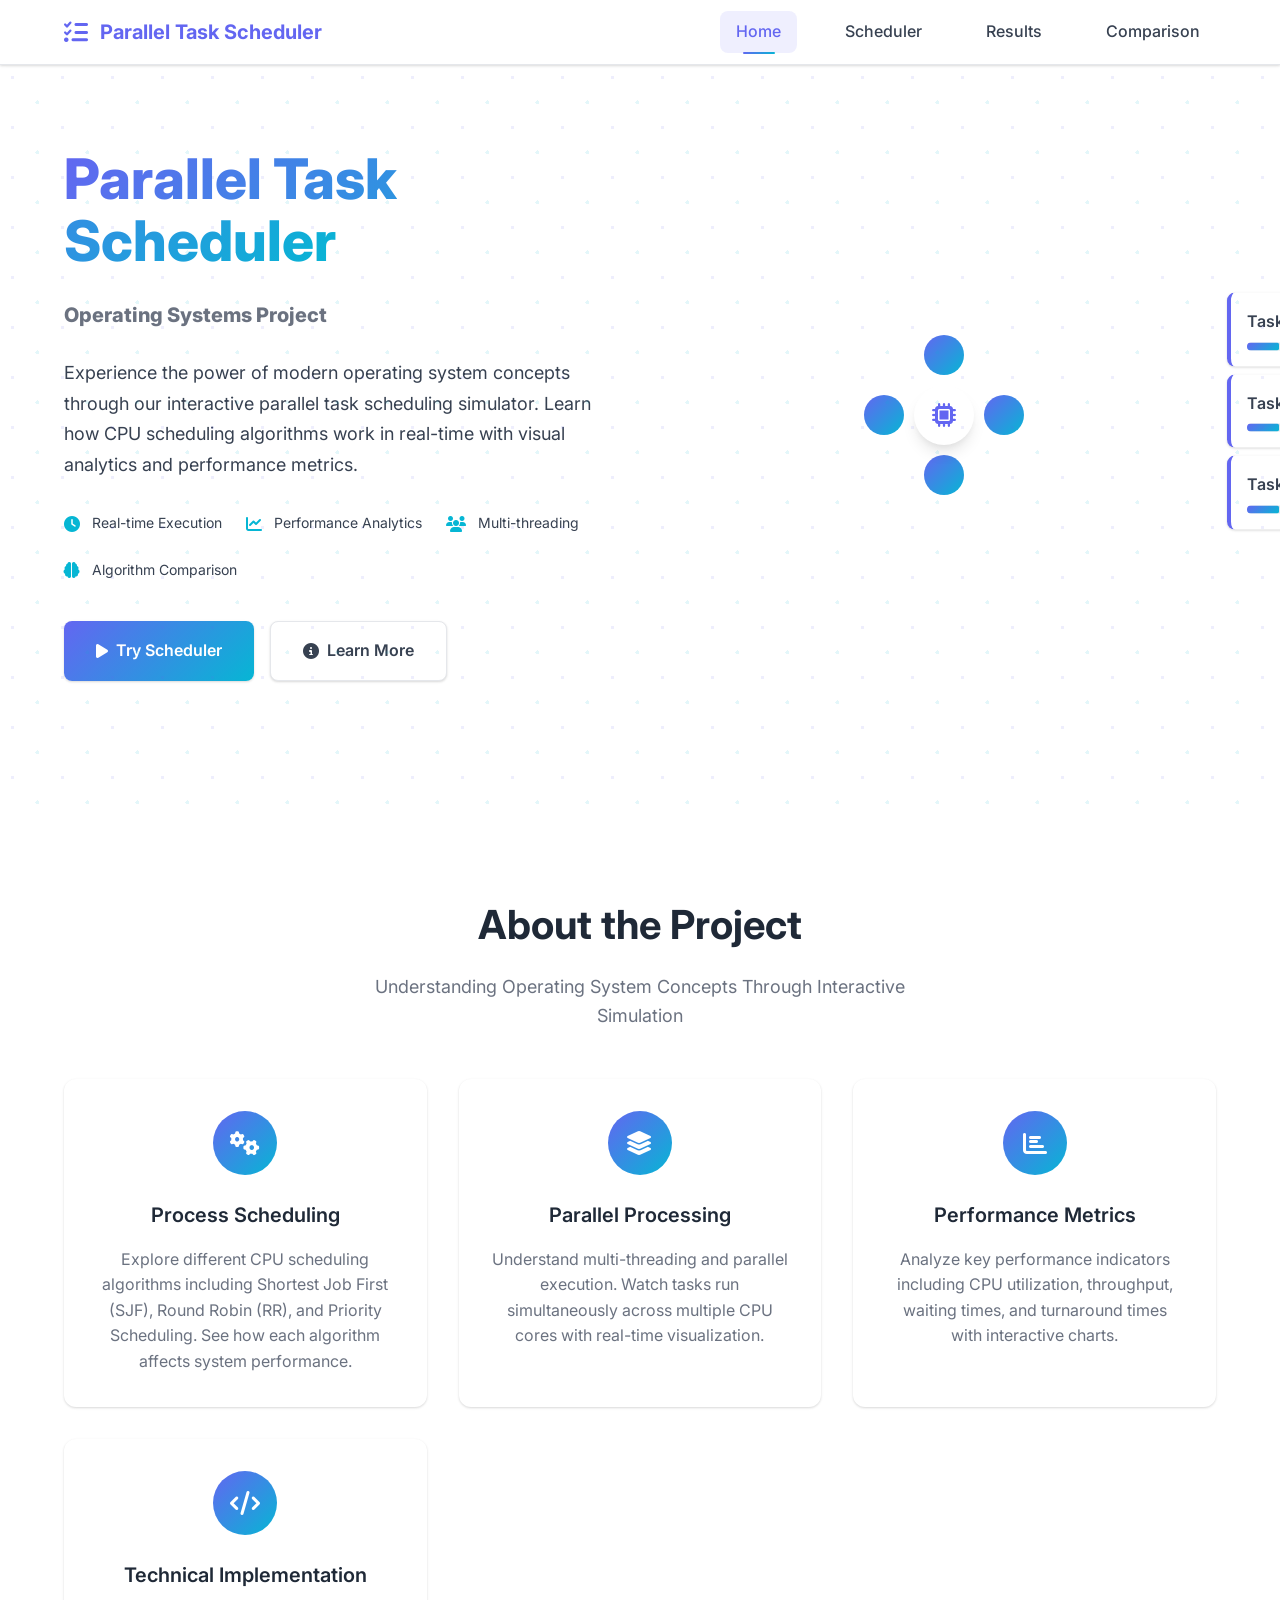
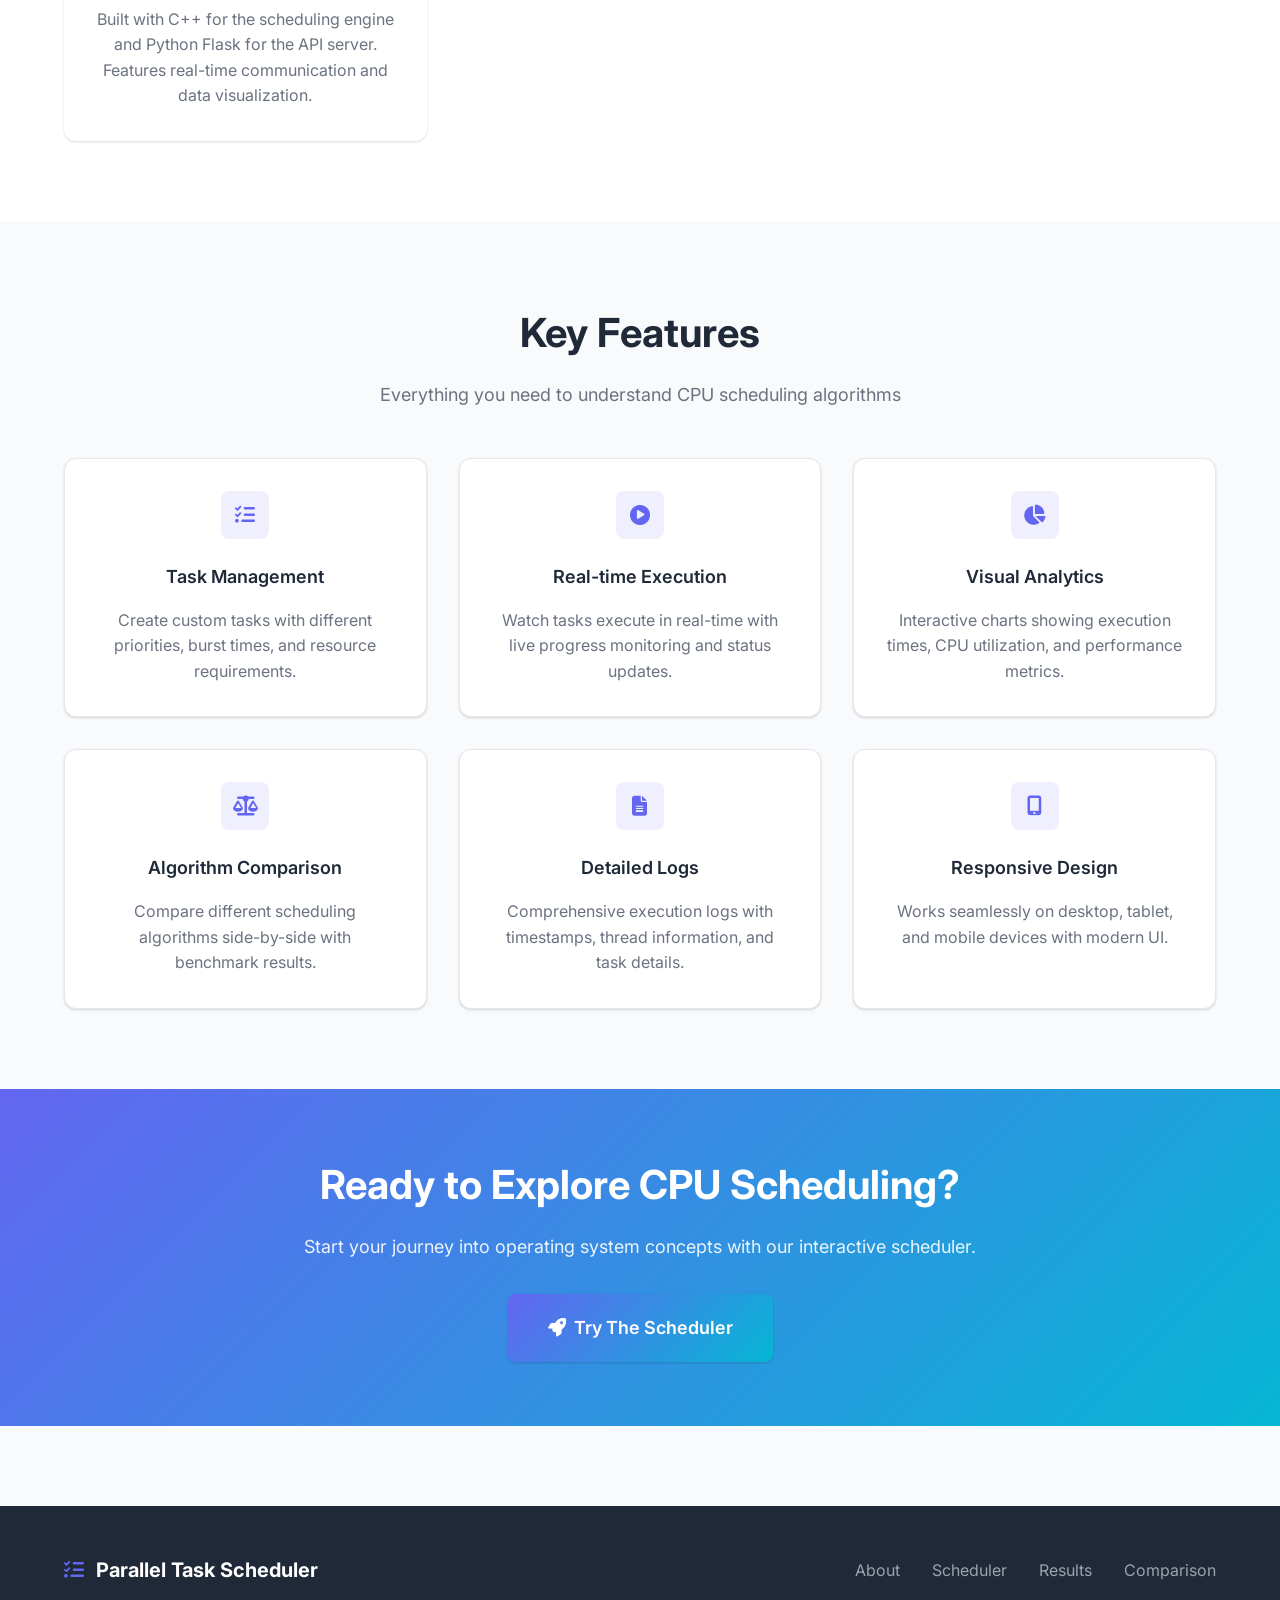
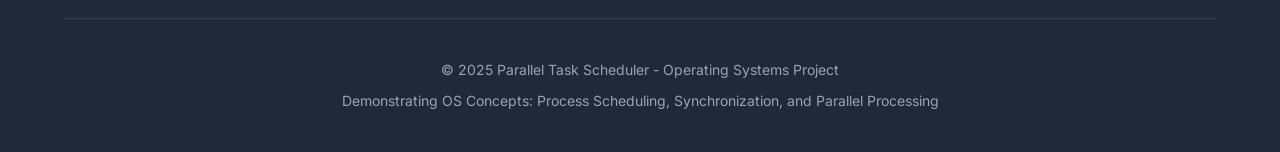
<file: frontend/index.html>
<!DOCTYPE html>
<html lang="en">
<head>
    <meta charset="UTF-8">
    <meta name="viewport" content="width=device-width, initial-scale=1.0">
    <title>Parallel Task Scheduler - OS Project</title>
    <link rel="stylesheet" href="css/styles.css">
    <link rel="stylesheet" href="https://cdnjs.cloudflare.com/ajax/libs/font-awesome/6.4.0/css/all.min.css">
    <link href="https://fonts.googleapis.com/css2?family=Inter:wght@300;400;500;600;700&display=swap" rel="stylesheet">
</head>
<body>
    <!-- Navigation -->
    <nav class="navbar">
        <div class="nav-container">
            <div class="nav-logo">
                <i class="fas fa-tasks"></i>
                <span>Parallel Task Scheduler</span>
            </div>
            <div class="nav-links">
                <a href="index.html" class="nav-link active">Home</a>
                <a href="scheduler.html" class="nav-link">Scheduler</a>
                <a href="results.html" class="nav-link">Results</a>
                <a href="comparison.html" class="nav-link">Comparison</a>
            </div>
        </div>
    </nav>

    <!-- Hero Section -->
    <section class="hero">
        <div class="hero-container">
            <div class="hero-content">
                <div class="hero-text">
                    <h1 class="hero-title">
                        <span class="gradient-text">Parallel Task Scheduler</span>
                        <br>
                        <span class="hero-subtitle">Operating Systems Project</span>
                    </h1>
                    <p class="hero-description">
                        Experience the power of modern operating system concepts through our interactive parallel task scheduling simulator.
                        Learn how CPU scheduling algorithms work in real-time with visual analytics and performance metrics.
                    </p>
                    <div class="hero-features">
                        <div class="feature-item">
                            <i class="fas fa-clock"></i>
                            <span>Real-time Execution</span>
                        </div>
                        <div class="feature-item">
                            <i class="fas fa-chart-line"></i>
                            <span>Performance Analytics</span>
                        </div>
                        <div class="feature-item">
                            <i class="fas fa-users"></i>
                            <span>Multi-threading</span>
                        </div>
                        <div class="feature-item">
                            <i class="fas fa-brain"></i>
                            <span>Algorithm Comparison</span>
                        </div>
                    </div>
                    <div class="hero-buttons">
                        <a href="scheduler.html" class="btn btn-primary btn-large">
                            <i class="fas fa-play"></i>
                            Try Scheduler
                        </a>
                        <a href="#about" class="btn btn-secondary btn-large">
                            <i class="fas fa-info-circle"></i>
                            Learn More
                        </a>
                    </div>
                </div>
                <div class="hero-visual">
                    <div class="visual-container">
                        <div class="cpu-visual">
                            <div class="cpu-core core-1"></div>
                            <div class="cpu-core core-2"></div>
                            <div class="cpu-core core-3"></div>
                            <div class="cpu-core core-4"></div>
                            <div class="cpu-center">
                                <i class="fas fa-microchip"></i>
                            </div>
                        </div>
                        <div class="task-queue">
                            <div class="queue-item task-1">
                                <span>Task A</span>
                                <div class="progress-bar"></div>
                            </div>
                            <div class="queue-item task-2">
                                <span>Task B</span>
                                <div class="progress-bar"></div>
                            </div>
                            <div class="queue-item task-3">
                                <span>Task C</span>
                                <div class="progress-bar"></div>
                            </div>
                        </div>
                    </div>
                </div>
            </div>
        </div>
        <div class="hero-bg-pattern"></div>
    </section>

    <!-- About Section -->
    <section id="about" class="about">
        <div class="container">
            <div class="section-header">
                <h2>About the Project</h2>
                <p>Understanding Operating System Concepts Through Interactive Simulation</p>
            </div>

            <div class="about-grid">
                <div class="about-card">
                    <div class="card-icon">
                        <i class="fas fa-cogs"></i>
                    </div>
                    <h3>Process Scheduling</h3>
                    <p>
                        Explore different CPU scheduling algorithms including Shortest Job First (SJF),
                        Round Robin (RR), and Priority Scheduling. See how each algorithm affects system performance.
                    </p>
                </div>

                <div class="about-card">
                    <div class="card-icon">
                        <i class="fas fa-layer-group"></i>
                    </div>
                    <h3>Parallel Processing</h3>
                    <p>
                        Understand multi-threading and parallel execution. Watch tasks run simultaneously
                        across multiple CPU cores with real-time visualization.
                    </p>
                </div>

                <div class="about-card">
                    <div class="card-icon">
                        <i class="fas fa-chart-bar"></i>
                    </div>
                    <h3>Performance Metrics</h3>
                    <p>
                        Analyze key performance indicators including CPU utilization, throughput,
                        waiting times, and turnaround times with interactive charts.
                    </p>
                </div>

                <div class="about-card">
                    <div class="card-icon">
                        <i class="fas fa-code"></i>
                    </div>
                    <h3>Technical Implementation</h3>
                    <p>
                        Built with C++ for the scheduling engine and Python Flask for the API server.
                        Features real-time communication and data visualization.
                    </p>
                </div>
            </div>
        </div>
    </section>

    <!-- Features Section -->
    <section class="features">
        <div class="container">
            <div class="section-header">
                <h2>Key Features</h2>
                <p>Everything you need to understand CPU scheduling algorithms</p>
            </div>

            <div class="features-grid">
                <div class="feature-card">
                    <div class="feature-icon">
                        <i class="fas fa-tasks"></i>
                    </div>
                    <h3>Task Management</h3>
                    <p>Create custom tasks with different priorities, burst times, and resource requirements.</p>
                </div>

                <div class="feature-card">
                    <div class="feature-icon">
                        <i class="fas fa-play-circle"></i>
                    </div>
                    <h3>Real-time Execution</h3>
                    <p>Watch tasks execute in real-time with live progress monitoring and status updates.</p>
                </div>

                <div class="feature-card">
                    <div class="feature-icon">
                        <i class="fas fa-chart-pie"></i>
                    </div>
                    <h3>Visual Analytics</h3>
                    <p>Interactive charts showing execution times, CPU utilization, and performance metrics.</p>
                </div>

                <div class="feature-card">
                    <div class="feature-icon">
                        <i class="fas fa-balance-scale"></i>
                    </div>
                    <h3>Algorithm Comparison</h3>
                    <p>Compare different scheduling algorithms side-by-side with benchmark results.</p>
                </div>

                <div class="feature-card">
                    <div class="feature-icon">
                        <i class="fas fa-file-alt"></i>
                    </div>
                    <h3>Detailed Logs</h3>
                    <p>Comprehensive execution logs with timestamps, thread information, and task details.</p>
                </div>

                <div class="feature-card">
                    <div class="feature-icon">
                        <i class="fas fa-mobile-alt"></i>
                    </div>
                    <h3>Responsive Design</h3>
                    <p>Works seamlessly on desktop, tablet, and mobile devices with modern UI.</p>
                </div>
            </div>
        </div>
    </section>

    <!-- CTA Section -->
    <section class="cta">
        <div class="container">
            <div class="cta-content">
                <h2>Ready to Explore CPU Scheduling?</h2>
                <p>Start your journey into operating system concepts with our interactive scheduler.</p>
                <a href="scheduler.html" class="btn btn-primary btn-xl">
                    <i class="fas fa-rocket"></i>
                    Try The Scheduler
                </a>
            </div>
        </div>
    </section>

    <!-- Footer -->
    <footer class="footer">
        <div class="container">
            <div class="footer-content">
                <div class="footer-logo">
                    <i class="fas fa-tasks"></i>
                    <span>Parallel Task Scheduler</span>
                </div>
                <div class="footer-links">
                    <a href="#about">About</a>
                    <a href="scheduler.html">Scheduler</a>
                    <a href="results.html">Results</a>
                    <a href="comparison.html">Comparison</a>
                </div>
            </div>
            <div class="footer-bottom">
                <p>&copy; 2025 Parallel Task Scheduler - Operating Systems Project</p>
                <p>Demonstrating OS Concepts: Process Scheduling, Synchronization, and Parallel Processing</p>
            </div>
        </div>
    </footer>

    <!-- Scripts -->
    <script src="js/home.js"></script>
</body>
</html>
</file>
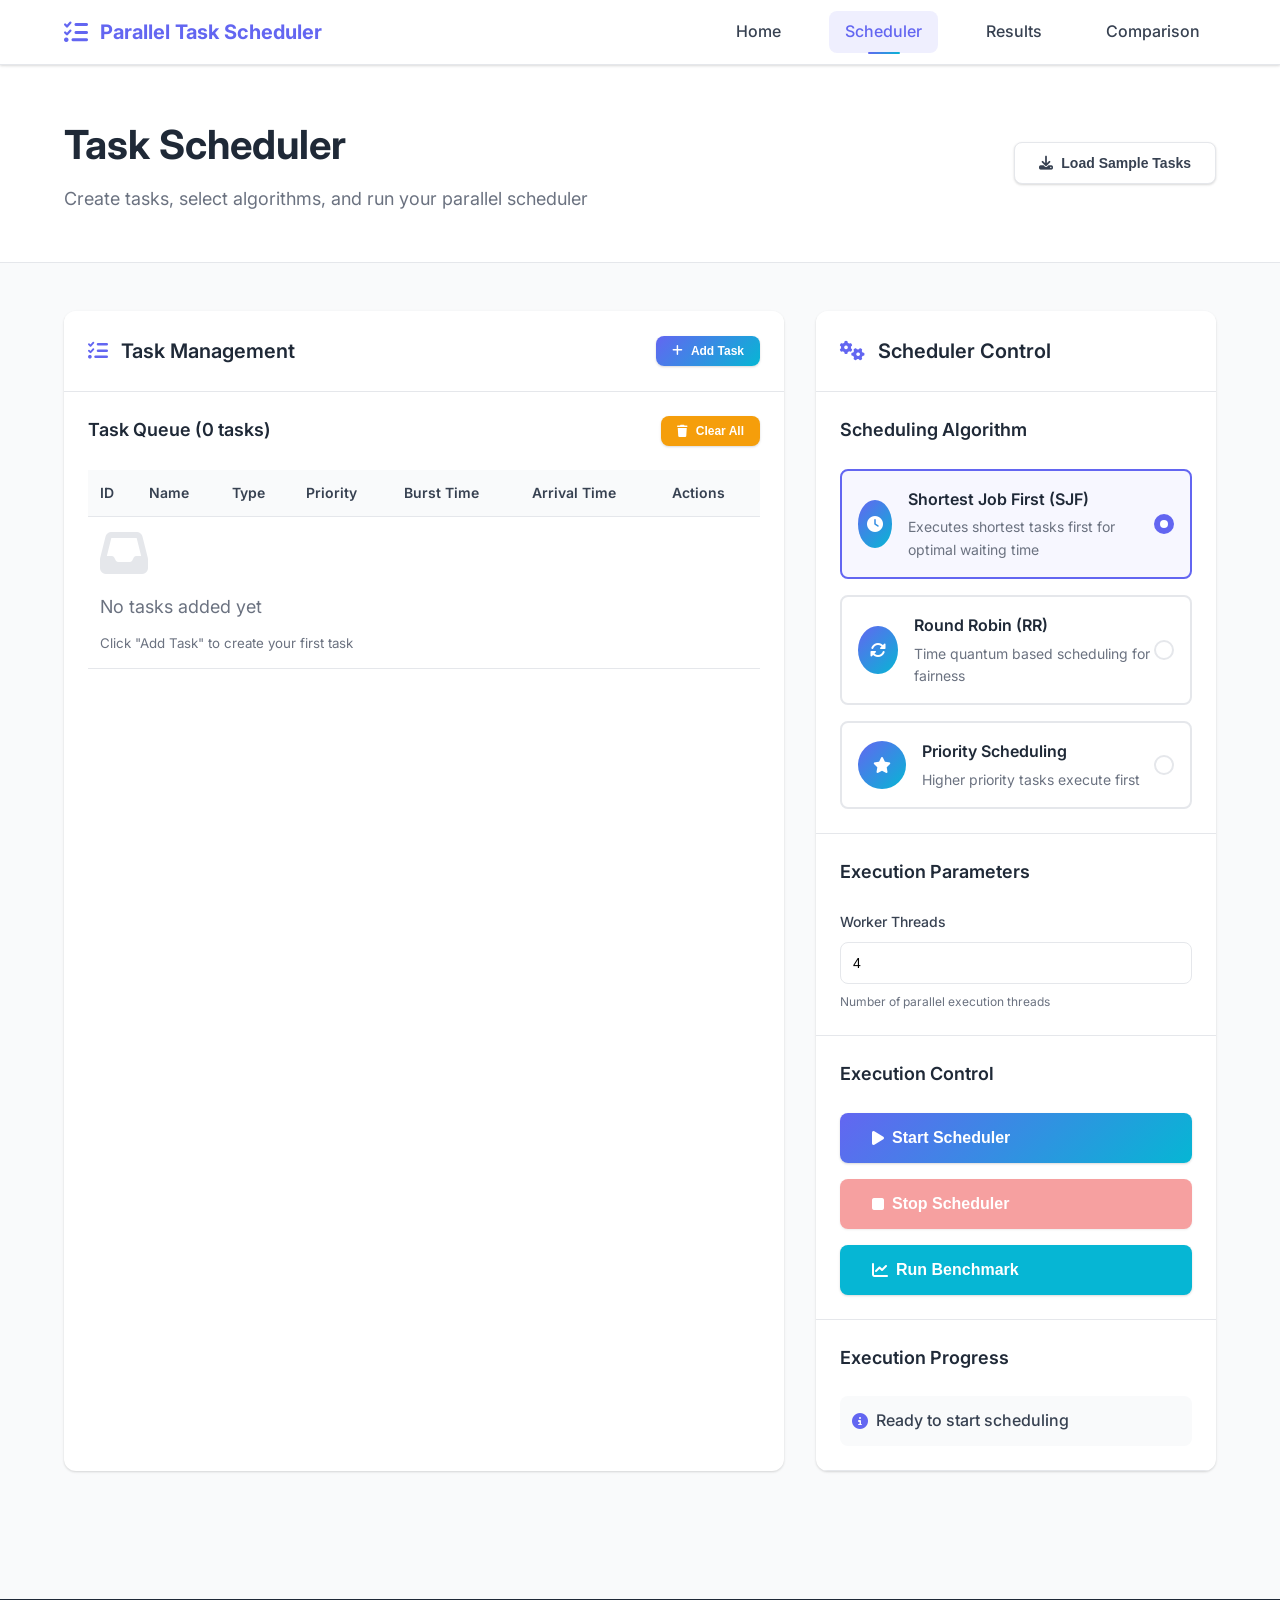
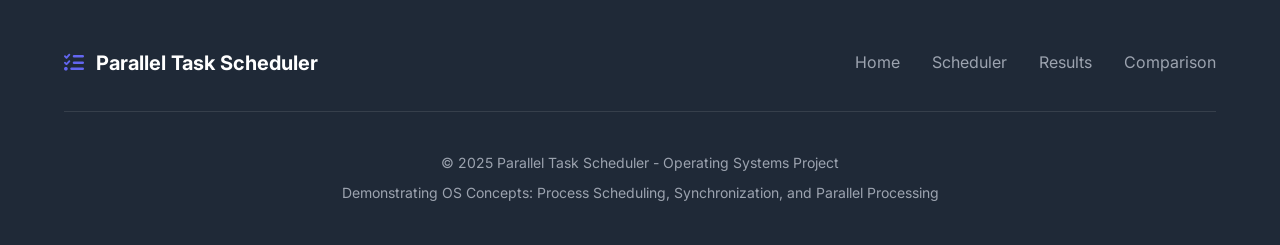
<file: frontend/scheduler.html>
<!DOCTYPE html>
<html lang="en">
<head>
    <meta charset="UTF-8">
    <meta name="viewport" content="width=device-width, initial-scale=1.0">
    <title>Task Scheduler - Parallel Task Scheduler</title>
    <link rel="stylesheet" href="css/styles.css">
    <link rel="stylesheet" href="https://cdnjs.cloudflare.com/ajax/libs/font-awesome/6.4.0/css/all.min.css">
    <link href="https://fonts.googleapis.com/css2?family=Inter:wght@300;400;500;600;700&display=swap" rel="stylesheet">
</head>
<body>
    <!-- Navigation -->
    <nav class="navbar">
        <div class="nav-container">
            <div class="nav-logo">
                <i class="fas fa-tasks"></i>
                <span>Parallel Task Scheduler</span>
            </div>
            <div class="nav-links">
                <a href="index.html" class="nav-link">Home</a>
                <a href="scheduler.html" class="nav-link active">Scheduler</a>
                <a href="results.html" class="nav-link">Results</a>
                <a href="comparison.html" class="nav-link">Comparison</a>
            </div>
        </div>
    </nav>

    <!-- Scheduler Header -->
    <section class="page-header">
        <div class="container">
            <div class="header-content">
                <div class="header-text">
                    <h1>Task Scheduler</h1>
                    <p>Create tasks, select algorithms, and run your parallel scheduler</p>
                </div>
                <div class="header-actions">
                    <button id="loadSampleBtn" class="btn btn-secondary">
                        <i class="fas fa-download"></i>
                        Load Sample Tasks
                    </button>
                </div>
            </div>
        </div>
    </section>

    <!-- Main Content -->
    <main class="main-content">
        <div class="container">
            <div class="scheduler-layout">
                <!-- Left Panel - Task Management -->
                <div class="scheduler-panel task-panel">
                    <div class="panel-header">
                        <h2><i class="fas fa-tasks"></i> Task Management</h2>
                        <button id="addTaskBtn" class="btn btn-primary btn-sm">
                            <i class="fas fa-plus"></i>
                            Add Task
                        </button>
                    </div>

                    <!-- Task Form -->
                    <div class="task-form-container" id="taskFormContainer" style="display: none;">
                        <div class="form-card">
                            <h3>Add New Task</h3>
                            <form id="taskForm">
                                <div class="form-grid">
                                    <div class="form-group">
                                        <label for="taskName">Task Name</label>
                                        <input type="text" id="taskName" class="input-field" placeholder="e.g., Matrix Multiplication" required>
                                    </div>
                                    <div class="form-group">
                                        <label for="taskType">Task Type</label>
                                        <select id="taskType" class="input-field">
                                            <option value="matrix">Matrix Multiplication</option>
                                            <option value="sort">Sorting</option>
                                            <option value="file">File Processing</option>
                                            <option value="compute">Computation</option>
                                        </select>
                                    </div>
                                    <div class="form-group">
                                        <label for="taskPriority">Priority (1-5)</label>
                                        <input type="number" id="taskPriority" class="input-field" value="3" min="1" max="5">
                                    </div>
                                    <div class="form-group">
                                        <label for="taskBurstTime">Burst Time (ms)</label>
                                        <input type="number" id="taskBurstTime" class="input-field" value="100" min="10" max="10000">
                                    </div>
                                    <div class="form-group">
                                        <label for="taskArrivalTime">Arrival Time (ms)</label>
                                        <input type="number" id="taskArrivalTime" class="input-field" value="0" min="0" max="10000">
                                    </div>
                                    <div class="form-group">
                                        <label for="taskDataSize">Data Size</label>
                                        <input type="number" id="taskDataSize" class="input-field" value="1000" min="10" max="100000">
                                    </div>
                                </div>
                                <div class="form-actions">
                                    <button type="submit" class="btn btn-primary">
                                        <i class="fas fa-save"></i>
                                        Save Task
                                    </button>
                                    <button type="button" id="cancelTaskBtn" class="btn btn-secondary">
                                        <i class="fas fa-times"></i>
                                        Cancel
                                    </button>
                                </div>
                            </form>
                        </div>
                    </div>

                    <!-- Task List -->
                    <div class="task-list-container">
                        <div class="task-list-header">
                            <h3>Task Queue (<span id="taskCount">0</span> tasks)</h3>
                            <button id="clearTasksBtn" class="btn btn-warning btn-sm">
                                <i class="fas fa-trash"></i>
                                Clear All
                            </button>
                        </div>
                        <div class="table-container">
                            <table class="task-table" id="taskTable">
                                <thead>
                                    <tr>
                                        <th>ID</th>
                                        <th>Name</th>
                                        <th>Type</th>
                                        <th>Priority</th>
                                        <th>Burst Time</th>
                                        <th>Arrival Time</th>
                                        <th>Actions</th>
                                    </tr>
                                </thead>
                                <tbody id="taskTableBody">
                                    <tr>
                                        <td colspan="7" class="empty-state">
                                            <i class="fas fa-inbox"></i>
                                            <p>No tasks added yet</p>
                                            <small>Click "Add Task" to create your first task</small>
                                        </td>
                                    </tr>
                                </tbody>
                            </table>
                        </div>
                    </div>
                </div>

                <!-- Right Panel - Scheduler Control -->
                <div class="scheduler-panel control-panel">
                    <div class="panel-header">
                        <h2><i class="fas fa-cogs"></i> Scheduler Control</h2>
                    </div>

                    <!-- Algorithm Selection -->
                    <div class="control-section">
                        <h3>Scheduling Algorithm</h3>
                        <div class="algorithm-selector">
                            <div class="algorithm-option" data-algorithm="sjf">
                                <div class="algorithm-icon">
                                    <i class="fas fa-clock"></i>
                                </div>
                                <div class="algorithm-info">
                                    <h4>Shortest Job First (SJF)</h4>
                                    <p>Executes shortest tasks first for optimal waiting time</p>
                                </div>
                                <div class="algorithm-radio">
                                    <input type="radio" id="sjf" name="algorithm" value="sjf" checked>
                                    <label for="sjf"></label>
                                </div>
                            </div>
                            <div class="algorithm-option" data-algorithm="rr">
                                <div class="algorithm-icon">
                                    <i class="fas fa-sync-alt"></i>
                                </div>
                                <div class="algorithm-info">
                                    <h4>Round Robin (RR)</h4>
                                    <p>Time quantum based scheduling for fairness</p>
                                </div>
                                <div class="algorithm-radio">
                                    <input type="radio" id="rr" name="algorithm" value="rr">
                                    <label for="rr"></label>
                                </div>
                            </div>
                            <div class="algorithm-option" data-algorithm="priority">
                                <div class="algorithm-icon">
                                    <i class="fas fa-star"></i>
                                </div>
                                <div class="algorithm-info">
                                    <h4>Priority Scheduling</h4>
                                    <p>Higher priority tasks execute first</p>
                                </div>
                                <div class="algorithm-radio">
                                    <input type="radio" id="priority" name="algorithm" value="priority">
                                    <label for="priority"></label>
                                </div>
                            </div>
                        </div>
                    </div>

                    <!-- Execution Parameters -->
                    <div class="control-section">
                        <h3>Execution Parameters</h3>
                        <div class="parameter-grid">
                            <div class="form-group">
                                <label for="numThreads">Worker Threads</label>
                                <input type="number" id="numThreads" class="input-field" value="4" min="1" max="16">
                                <small>Number of parallel execution threads</small>
                            </div>
                            <div class="form-group" id="quantumGroup" style="display: none;">
                                <label for="timeQuantum">Time Quantum (ms)</label>
                                <input type="number" id="timeQuantum" class="input-field" value="100" min="10" max="1000">
                                <small>Time slice for Round Robin scheduling</small>
                            </div>
                        </div>
                    </div>

                    <!-- Execution Control -->
                    <div class="control-section">
                        <h3>Execution Control</h3>
                        <div class="execution-controls">
                            <button id="startBtn" class="btn btn-primary btn-large">
                                <i class="fas fa-play"></i>
                                Start Scheduler
                            </button>
                            <button id="stopBtn" class="btn btn-danger btn-large" disabled>
                                <i class="fas fa-stop"></i>
                                Stop Scheduler
                            </button>
                            <button id="benchmarkBtn" class="btn btn-info btn-large">
                                <i class="fas fa-chart-line"></i>
                                Run Benchmark
                            </button>
                        </div>
                    </div>

                    <!-- Progress Monitor -->
                    <div class="control-section">
                        <h3>Execution Progress</h3>
                        <div class="progress-monitor" id="progressContainer" style="display: none;">
                            <div class="progress-info">
                                <span class="progress-label">Progress:</span>
                                <span class="progress-value" id="progressText">0%</span>
                            </div>
                            <div class="progress-bar">
                                <div class="progress-fill" id="progressFill"></div>
                            </div>
                        </div>
                        <div class="execution-status" id="executionStatus">
                            <i class="fas fa-info-circle"></i>
                            <span>Ready to start scheduling</span>
                        </div>
                    </div>

                    <!-- Results Actions -->
                    <div class="control-section" id="resultsSection" style="display: none;">
                        <h3>Execution Complete!</h3>
                        <p>Your scheduler has finished executing all tasks. View the results below:</p>
                        <div class="results-actions">
                            <a href="results.html?tab=performance" class="btn btn-success">
                                <i class="fas fa-chart-bar"></i>
                                View Performance
                            </a>
                            <a href="results.html?tab=logs" class="btn btn-info">
                                <i class="fas fa-file-alt"></i>
                                View Logs
                            </a>
                        </div>
                    </div>
                </div>
            </div>
        </div>
    </main>

    <!-- Footer -->
    <footer class="footer">
        <div class="container">
            <div class="footer-content">
                <div class="footer-logo">
                    <i class="fas fa-tasks"></i>
                    <span>Parallel Task Scheduler</span>
                </div>
                <div class="footer-links">
                    <a href="index.html">Home</a>
                    <a href="scheduler.html">Scheduler</a>
                    <a href="results.html">Results</a>
                    <a href="comparison.html">Comparison</a>
                </div>
               
            </div>
            <div class="footer-bottom">
                <p>&copy; 2025 Parallel Task Scheduler - Operating Systems Project</p>
                <p>Demonstrating OS Concepts: Process Scheduling, Synchronization, and Parallel Processing</p>
            </div>
        </div>
    </footer>

    <!-- Scripts -->
    <script src="js/scheduler.js"></script>
</body>
</html>
</file>
<file: frontend/css/styles.css>
/* Modern CSS Reset and Base Styles */
* {
    margin: 0;
    padding: 0;
    box-sizing: border-box;
}

:root {
    --primary-color: #6366f1;
    --primary-dark: #4f46e5;
    --primary-light: #a5b4fc;
    --secondary-color: #06b6d4;
    --secondary-dark: #0891b2;
    --accent-color: #f59e0b;
    --success-color: #10b981;
    --warning-color: #f59e0b;
    --danger-color: #ef4444;
    --dark-color: #1f2937;
    --darker-color: #111827;
    --light-color: #f9fafb;
    --lighter-color: #ffffff;
    --text-color: #374151;
    --text-light: #6b7280;
    --border-color: #e5e7eb;
    --shadow-sm: 0 1px 2px 0 rgba(0, 0, 0, 0.05);
    --shadow: 0 1px 3px 0 rgba(0, 0, 0, 0.1), 0 1px 2px 0 rgba(0, 0, 0, 0.06);
    --shadow-lg: 0 10px 15px -3px rgba(0, 0, 0, 0.1), 0 4px 6px -2px rgba(0, 0, 0, 0.05);
    --shadow-xl: 0 20px 25px -5px rgba(0, 0, 0, 0.1), 0 10px 10px -5px rgba(0, 0, 0, 0.04);
    --gradient-primary: linear-gradient(135deg, var(--primary-color), var(--secondary-color));
    --gradient-dark: linear-gradient(135deg, var(--dark-color), var(--darker-color));
    --radius-sm: 0.375rem;
    --radius: 0.5rem;
    --radius-lg: 0.75rem;
    --radius-xl: 1rem;
    --transition: all 0.3s cubic-bezier(0.4, 0, 0.2, 1);
}

body {
    font-family: 'Inter', -apple-system, BlinkMacSystemFont, 'Segoe UI', Roboto, sans-serif;
    background: var(--light-color);
    color: var(--text-color);
    line-height: 1.6;
    font-size: 16px;
    overflow-x: hidden;
}

.container {
    max-width: 1200px;
    margin: 0 auto;
    padding: 0 1.5rem;
}

/* Navigation */
.navbar {
    background: var(--lighter-color);
    backdrop-filter: blur(10px);
    border-bottom: 1px solid var(--border-color);
    position: sticky;
    top: 0;
    z-index: 1000;
    box-shadow: var(--shadow);
}

.nav-container {
    max-width: 1200px;
    margin: 0 auto;
    padding: 0 1.5rem;
    display: flex;
    justify-content: space-between;
    align-items: center;
    height: 4rem;
}

.nav-logo {
    display: flex;
    align-items: center;
    gap: 0.75rem;
    font-weight: 700;
    font-size: 1.25rem;
    color: var(--primary-color);
}

.nav-logo i {
    font-size: 1.5rem;
    color: var(--primary-color);
}

.nav-links {
    display: flex;
    gap: 2rem;
}

.nav-link {
    color: var(--text-color);
    text-decoration: none;
    font-weight: 500;
    padding: 0.5rem 1rem;
    border-radius: var(--radius);
    transition: var(--transition);
    position: relative;
}

.nav-link:hover {
    color: var(--primary-color);
    background: rgba(99, 102, 241, 0.1);
}

.nav-link.active {
    color: var(--primary-color);
    background: rgba(99, 102, 241, 0.1);
}

.nav-link.active::after {
    content: '';
    position: absolute;
    bottom: -1px;
    left: 50%;
    transform: translateX(-50%);
    width: 2rem;
    height: 2px;
    background: var(--gradient-primary);
    border-radius: 1px;
}

/* Hero Section */
.hero {
    background: white;
    color: var(--text-color);
    padding: 5rem 0 8rem;
    position: relative;
    overflow: hidden;
}

.hero-container {
    max-width: 1200px;
    margin: 0 auto;
    padding: 0 1.5rem;
}

.hero-content {
    display: grid;
    grid-template-columns: 1fr 1fr;
    gap: 4rem;
    align-items: center;
    min-height: 60vh;
}

.hero-text {
    animation: slideInLeft 1s ease-out;
}

.hero-title {
    font-size: 3.5rem;
    font-weight: 800;
    line-height: 1.1;
    margin-bottom: 1.5rem;
}

.gradient-text {
    background: var(--gradient-primary);
    -webkit-background-clip: text;
    -webkit-text-fill-color: transparent;
    background-clip: text;
}

.hero-subtitle {
    font-size: 1.25rem;
    color: var(--text-light);
    margin-bottom: 1rem;
}

.hero-description {
    font-size: 1.125rem;
    color: var(--text-color);
    margin-bottom: 2rem;
    line-height: 1.7;
}

.hero-features {
    display: flex;
    flex-wrap: wrap;
    gap: 1.5rem;
    margin-bottom: 2.5rem;
}

.feature-item {
    display: flex;
    align-items: center;
    gap: 0.75rem;
    font-size: 0.875rem;
    color: var(--text-color);
}

.feature-item i {
    color: var(--secondary-color);
    font-size: 1rem;
}

.hero-buttons {
    display: flex;
    gap: 1rem;
    flex-wrap: wrap;
}

.hero-visual {
    animation: slideInRight 1s ease-out;
    position: relative;
}

.visual-container {
    position: relative;
    height: 400px;
    display: flex;
    align-items: center;
    justify-content: center;
}

.cpu-visual {
    position: relative;
    width: 200px;
    height: 200px;
}

.cpu-core {
    position: absolute;
    width: 40px;
    height: 40px;
    border-radius: 50%;
    background: var(--gradient-primary);
    animation: pulse 2s infinite;
}

.cpu-core.core-1 { top: 20px; left: 80px; animation-delay: 0s; }
.cpu-core.core-2 { top: 80px; right: 20px; animation-delay: 0.5s; }
.cpu-core.core-3 { bottom: 20px; left: 80px; animation-delay: 1s; }
.cpu-core.core-4 { top: 80px; left: 20px; animation-delay: 1.5s; }

.cpu-center {
    position: absolute;
    top: 50%;
    left: 50%;
    transform: translate(-50%, -50%);
    width: 60px;
    height: 60px;
    background: var(--lighter-color);
    border-radius: 50%;
    display: flex;
    align-items: center;
    justify-content: center;
    font-size: 1.5rem;
    color: var(--primary-color);
    box-shadow: var(--shadow-lg);
}

.task-queue {
    position: absolute;
    right: -100px;
    top: 50%;
    transform: translateY(-50%);
}

.queue-item {
    background: var(--lighter-color);
    padding: 1rem;
    border-radius: var(--radius);
    margin-bottom: 0.5rem;
    box-shadow: var(--shadow);
    border-left: 4px solid var(--primary-color);
    animation: slideInUp 0.8s ease-out;
}

.queue-item:nth-child(1) { animation-delay: 0.2s; }
.queue-item:nth-child(2) { animation-delay: 0.4s; }
.queue-item:nth-child(3) { animation-delay: 0.6s; }

.queue-item span {
    font-weight: 600;
    color: var(--text-color);
}

.progress-bar {
    width: 100%;
    height: 4px;
    background: var(--border-color);
    border-radius: 2px;
    margin-top: 0.5rem;
    overflow: hidden;
}

.progress-bar::after {
    content: '';
    display: block;
    height: 100%;
    width: 60%;
    background: var(--gradient-primary);
    border-radius: 2px;
    animation: progress 2s ease-in-out infinite;
}

.hero-bg-pattern {
    position: absolute;
    top: 0;
    left: 0;
    right: 0;
    bottom: 0;
    opacity: 0.1;
    background-image:
        radial-gradient(circle at 25% 25%, var(--primary-color) 2px, transparent 2px),
        radial-gradient(circle at 75% 75%, var(--secondary-color) 2px, transparent 2px);
    background-size: 50px 50px;
    pointer-events: none;
}

/* Page Header */
.page-header {
    background: var(--lighter-color);
    padding: 3rem 0;
    border-bottom: 1px solid var(--border-color);
}

.header-content {
    display: flex;
    justify-content: space-between;
    align-items: center;
}

.header-text h1 {
    font-size: 2.5rem;
    font-weight: 700;
    color: var(--dark-color);
    margin-bottom: 0.5rem;
}

.header-text p {
    color: var(--text-light);
    font-size: 1.125rem;
}

.header-actions {
    display: flex;
    gap: 1rem;
}

/* Buttons */
.btn {
    display: inline-flex;
    align-items: center;
    gap: 0.5rem;
    padding: 0.75rem 1.5rem;
    border: none;
    border-radius: var(--radius);
    font-size: 0.875rem;
    font-weight: 600;
    text-decoration: none;
    cursor: pointer;
    transition: var(--transition);
    box-shadow: var(--shadow);
}

.btn:hover:not(:disabled) {
    transform: translateY(-2px);
    box-shadow: var(--shadow-lg);
}

.btn:disabled {
    opacity: 0.5;
    cursor: not-allowed;
    transform: none;
}

.btn-primary {
    background: var(--gradient-primary);
    color: white;
}

.btn-secondary {
    background: var(--lighter-color);
    color: var(--text-color);
    border: 1px solid var(--border-color);
}

.btn-success {
    background: var(--success-color);
    color: white;
}

.btn-info {
    background: var(--secondary-color);
    color: white;
}

.btn-warning {
    background: var(--warning-color);
    color: white;
}

.btn-danger {
    background: var(--danger-color);
    color: white;
}

.btn-large {
    padding: 1rem 2rem;
    font-size: 1rem;
}

.btn-xl {
    padding: 1.25rem 2.5rem;
    font-size: 1.125rem;
}

.btn-sm {
    padding: 0.5rem 1rem;
    font-size: 0.75rem;
}

/* Main Content */
.main-content {
    padding: 3rem 0;
}

/* About Section */
.about {
    padding: 5rem 0;
    background: var(--lighter-color);
}

.section-header {
    text-align: center;
    margin-bottom: 3rem;
}

.section-header h2 {
    font-size: 2.5rem;
    font-weight: 700;
    color: var(--dark-color);
    margin-bottom: 1rem;
}

.section-header p {
    font-size: 1.125rem;
    color: var(--text-light);
    max-width: 600px;
    margin: 0 auto;
}

.about-grid {
    display: grid;
    grid-template-columns: repeat(auto-fit, minmax(300px, 1fr));
    gap: 2rem;
}

.about-card {
    background: white;
    padding: 2rem;
    border-radius: var(--radius-lg);
    box-shadow: var(--shadow);
    text-align: center;
    transition: var(--transition);
}

.about-card:hover {
    transform: translateY(-5px);
    box-shadow: var(--shadow-lg);
}

.card-icon {
    width: 4rem;
    height: 4rem;
    background: var(--gradient-primary);
    border-radius: 50%;
    display: flex;
    align-items: center;
    justify-content: center;
    margin: 0 auto 1.5rem;
    font-size: 1.5rem;
    color: white;
}

.about-card h3 {
    font-size: 1.25rem;
    font-weight: 600;
    color: var(--dark-color);
    margin-bottom: 1rem;
}

.about-card p {
    color: var(--text-light);
    line-height: 1.6;
}

/* Features Section */
.features {
    padding: 5rem 0;
}

.features-grid {
    display: grid;
    grid-template-columns: repeat(auto-fit, minmax(300px, 1fr));
    gap: 2rem;
}

.feature-card {
    background: white;
    padding: 2rem;
    border-radius: var(--radius-lg);
    box-shadow: var(--shadow);
    text-align: center;
    transition: var(--transition);
    border: 1px solid var(--border-color);
}

.feature-card:hover {
    transform: translateY(-5px);
    box-shadow: var(--shadow-lg);
    border-color: var(--primary-light);
}

.feature-icon {
    width: 3rem;
    height: 3rem;
    background: rgba(99, 102, 241, 0.1);
    border-radius: var(--radius);
    display: flex;
    align-items: center;
    justify-content: center;
    margin: 0 auto 1.5rem;
    font-size: 1.25rem;
    color: var(--primary-color);
}

.feature-card h3 {
    font-size: 1.125rem;
    font-weight: 600;
    color: var(--dark-color);
    margin-bottom: 1rem;
}

.feature-card p {
    color: var(--text-light);
    line-height: 1.6;
}

/* CTA Section */
.cta {
    background: var(--gradient-primary);
    color: white;
    padding: 4rem 0;
    text-align: center;
}

.cta-content h2 {
    font-size: 2.5rem;
    font-weight: 700;
    margin-bottom: 1rem;
}

.cta-content p {
    font-size: 1.125rem;
    margin-bottom: 2rem;
    opacity: 0.9;
}

/* Scheduler Layout */
.scheduler-layout {
    display: grid;
    grid-template-columns: 1fr 400px;
    gap: 2rem;
}

.scheduler-panel {
    background: white;
    border-radius: var(--radius-lg);
    box-shadow: var(--shadow);
    overflow: hidden;
}

.panel-header {
    background: var(--lighter-color);
    padding: 1.5rem;
    border-bottom: 1px solid var(--border-color);
    display: flex;
    justify-content: space-between;
    align-items: center;
}

.panel-header h2 {
    font-size: 1.25rem;
    font-weight: 600;
    color: var(--dark-color);
    margin: 0;
}

.panel-header h2 i {
    color: var(--primary-color);
    margin-right: 0.5rem;
}

/* Task Management */
.task-form-container {
    padding: 1.5rem;
    border-bottom: 1px solid var(--border-color);
}

.form-card {
    background: var(--light-color);
    padding: 1.5rem;
    border-radius: var(--radius);
    border: 1px solid var(--border-color);
}

.form-card h3 {
    font-size: 1.125rem;
    font-weight: 600;
    color: var(--dark-color);
    margin-bottom: 1.5rem;
}

.form-grid {
    display: grid;
    grid-template-columns: repeat(auto-fit, minmax(200px, 1fr));
    gap: 1rem;
}

.form-group {
    display: flex;
    flex-direction: column;
    gap: 0.5rem;
}

.form-group label {
    font-weight: 500;
    color: var(--text-color);
    font-size: 0.875rem;
}

.input-field {
    padding: 0.75rem;
    border: 1px solid var(--border-color);
    border-radius: var(--radius);
    font-size: 0.875rem;
    transition: var(--transition);
}

.input-field:focus {
    outline: none;
    border-color: var(--primary-color);
    box-shadow: 0 0 0 3px rgba(99, 102, 241, 0.1);
}

.form-actions {
    display: flex;
    gap: 1rem;
    margin-top: 1.5rem;
}

/* Task List */
.task-list-container {
    padding: 1.5rem;
}

.task-list-header {
    display: flex;
    justify-content: space-between;
    align-items: center;
    margin-bottom: 1.5rem;
}

.task-list-header h3 {
    font-size: 1.125rem;
    font-weight: 600;
    color: var(--dark-color);
    margin: 0;
}

.table-container {
    overflow-x: auto;
}

.task-table {
    width: 100%;
    border-collapse: collapse;
}

.task-table thead {
    background: var(--light-color);
}

.task-table th,
.task-table td {
    padding: 0.75rem;
    text-align: left;
    border-bottom: 1px solid var(--border-color);
}

.task-table th {
    font-weight: 600;
    color: var(--text-color);
    font-size: 0.875rem;
}

.task-table tbody tr {
    transition: var(--transition);
}

.task-table tbody tr:hover {
    background: var(--light-color);
}

.empty-state {
    text-align: center;
    padding: 3rem 1rem;
    color: var(--text-light);
}

.empty-state i {
    font-size: 3rem;
    color: var(--border-color);
    margin-bottom: 1rem;
    display: block;
}

.empty-state p {
    font-size: 1.125rem;
    margin-bottom: 0.5rem;
}

.empty-state small {
    color: var(--text-light);
}

/* Algorithm Selection */
.control-section {
    padding: 1.5rem;
    border-bottom: 1px solid var(--border-color);
}

.control-section:last-child {
    border-bottom: none;
}

.control-section h3 {
    font-size: 1.125rem;
    font-weight: 600;
    color: var(--dark-color);
    margin-bottom: 1.5rem;
}

.algorithm-selector {
    display: flex;
    flex-direction: column;
    gap: 1rem;
}

.algorithm-option {
    display: flex;
    align-items: center;
    padding: 1rem;
    border: 2px solid var(--border-color);
    border-radius: var(--radius);
    cursor: pointer;
    transition: var(--transition);
    background: white;
}

.algorithm-option:hover {
    border-color: var(--primary-light);
    background: rgba(99, 102, 241, 0.02);
}

.algorithm-option.selected {
    border-color: var(--primary-color);
    background: rgba(99, 102, 241, 0.05);
}

.algorithm-icon {
    width: 3rem;
    height: 3rem;
    background: var(--gradient-primary);
    border-radius: 50%;
    display: flex;
    align-items: center;
    justify-content: center;
    color: white;
    margin-right: 1rem;
}

.algorithm-info h4 {
    font-size: 1rem;
    font-weight: 600;
    color: var(--dark-color);
    margin-bottom: 0.25rem;
}

.algorithm-info p {
    font-size: 0.875rem;
    color: var(--text-light);
}

.algorithm-radio {
    margin-left: auto;
}

.algorithm-radio input[type="radio"] {
    display: none;
}

.algorithm-radio label {
    width: 1.25rem;
    height: 1.25rem;
    border: 2px solid var(--border-color);
    border-radius: 50%;
    display: block;
    cursor: pointer;
    position: relative;
    transition: var(--transition);
}

.algorithm-radio input[type="radio"]:checked + label {
    border-color: var(--primary-color);
    background: var(--primary-color);
}

.algorithm-radio input[type="radio"]:checked + label::after {
    content: '';
    position: absolute;
    top: 50%;
    left: 50%;
    transform: translate(-50%, -50%);
    width: 0.5rem;
    height: 0.5rem;
    background: white;
    border-radius: 50%;
}

/* Parameter Grid */
.parameter-grid {
    display: grid;
    grid-template-columns: 1fr;
    gap: 1rem;
}

.parameter-grid .form-group small {
    color: var(--text-light);
    font-size: 0.75rem;
}

/* Execution Controls */
.execution-controls {
    display: flex;
    flex-direction: column;
    gap: 1rem;
}

/* Progress Monitor */
.progress-monitor {
    margin-top: 1rem;
}

.progress-info {
    display: flex;
    justify-content: space-between;
    align-items: center;
    margin-bottom: 0.5rem;
}

.progress-label {
    font-weight: 500;
    color: var(--text-color);
}

.progress-value {
    font-weight: 600;
    color: var(--primary-color);
}

.progress-bar {
    width: 100%;
    height: 0.5rem;
    background: var(--border-color);
    border-radius: 0.25rem;
    overflow: hidden;
}

.progress-fill {
    height: 100%;
    background: var(--gradient-primary);
    border-radius: 0.25rem;
    transition: width 0.3s ease;
    width: 0%;
}

/* Execution Status */
.execution-status {
    display: flex;
    align-items: center;
    gap: 0.5rem;
    padding: 0.75rem;
    background: var(--light-color);
    border-radius: var(--radius);
    margin-top: 1rem;
}

.execution-status i {
    color: var(--primary-color);
}

.execution-status span {
    font-weight: 500;
    color: var(--text-color);
}

/* Results Actions */
.results-actions {
    display: flex;
    flex-direction: column;
    gap: 1rem;
}

/* Results Navigation */
.results-nav {
    background: white;
    border-bottom: 1px solid var(--border-color);
    position: sticky;
    top: 4rem;
    z-index: 100;
}

.results-tabs {
    display: flex;
    gap: 0;
}

.results-tab {
    padding: 1rem 2rem;
    border: none;
    background: none;
    color: var(--text-light);
    font-weight: 500;
    cursor: pointer;
    transition: var(--transition);
    border-bottom: 2px solid transparent;
    display: flex;
    align-items: center;
    gap: 0.5rem;
}

.results-tab:hover {
    color: var(--primary-color);
    background: rgba(99, 102, 241, 0.05);
}

.results-tab.active {
    color: var(--primary-color);
    border-bottom-color: var(--primary-color);
    background: rgba(99, 102, 241, 0.05);
}

/* Results Sections */
.results-section {
    display: none;
}

.results-section.active {
    display: block;
    animation: fadeIn 0.5s ease;
}

/* Metrics Overview */
.metrics-overview {
    margin-bottom: 3rem;
}

.metrics-grid {
    display: grid;
    grid-template-columns: repeat(auto-fit, minmax(250px, 1fr));
    gap: 1.5rem;
}

.metric-card {
    background: white;
    padding: 1.5rem;
    border-radius: var(--radius-lg);
    box-shadow: var(--shadow);
    display: flex;
    align-items: center;
    gap: 1rem;
    transition: var(--transition);
}

.metric-card:hover {
    transform: translateY(-2px);
    box-shadow: var(--shadow-lg);
}

.metric-icon {
    width: 3rem;
    height: 3rem;
    background: var(--gradient-primary);
    border-radius: 50%;
    display: flex;
    align-items: center;
    justify-content: center;
    color: white;
    flex-shrink: 0;
}

.metric-content h3 {
    font-size: 1.5rem;
    font-weight: 700;
    color: var(--dark-color);
    margin-bottom: 0.25rem;
}

.metric-content p {
    font-weight: 500;
    color: var(--text-color);
    margin-bottom: 0.25rem;
}

.metric-content small {
    color: var(--text-light);
    font-size: 0.75rem;
}

/* Charts Section */
.charts-section {
    margin-bottom: 3rem;
}

.charts-grid {
    display: grid;
    grid-template-columns: repeat(auto-fit, minmax(400px, 1fr));
    gap: 2rem;
}

.chart-card {
    background: white;
    padding: 1.5rem;
    border-radius: var(--radius-lg);
    box-shadow: var(--shadow);
}

.chart-header {
    display: flex;
    justify-content: space-between;
    align-items: center;
    margin-bottom: 1rem;
}

.chart-header h3 {
    font-size: 1.125rem;
    font-weight: 600;
    color: var(--dark-color);
    margin: 0;
}

.chart-refresh {
    background: none;
    border: none;
    color: var(--text-light);
    cursor: pointer;
    padding: 0.5rem;
    border-radius: var(--radius);
    transition: var(--transition);
}

.chart-refresh:hover {
    color: var(--primary-color);
    background: rgba(99, 102, 241, 0.1);
}

/* Data Section */
.data-section {
    background: white;
    padding: 2rem;
    border-radius: var(--radius-lg);
    box-shadow: var(--shadow);
}

.data-header {
    display: flex;
    justify-content: space-between;
    align-items: center;
    margin-bottom: 1.5rem;
}

.data-header h3 {
    font-size: 1.25rem;
    font-weight: 600;
    color: var(--dark-color);
    margin: 0;
}

.data-display {
    background: var(--darker-color);
    color: #d1d5db;
    padding: 1.5rem;
    border-radius: var(--radius);
    font-family: 'Monaco', 'Menlo', 'Ubuntu Mono', monospace;
    font-size: 0.875rem;
    overflow-x: auto;
    white-space: pre-wrap;
}

/* Logs Controls */
.logs-controls {
    display: flex;
    gap: 1rem;
    margin-bottom: 2rem;
    flex-wrap: wrap;
    align-items: center;
}

.logs-filter {
    margin-left: auto;
}

/* Logs Container */
.logs-container {
    background: white;
    border-radius: var(--radius-lg);
    box-shadow: var(--shadow);
    overflow: hidden;
}

.logs-display {
    background: var(--darker-color);
    color: #d1d5db;
    padding: 1.5rem;
    font-family: 'Monaco', 'Menlo', 'Ubuntu Mono', monospace;
    font-size: 0.875rem;
    line-height: 1.6;
    max-height: 600px;
    overflow-y: auto;
}

/* Benchmark Controls */
.benchmark-controls {
    text-align: center;
    margin-bottom: 3rem;
}

.benchmark-info {
    color: var(--text-light);
    margin-top: 1rem;
}

/* Comparison Results */
.comparison-results {
    animation: fadeIn 0.5s ease;
}

.comparison-grid {
    display: grid;
    grid-template-columns: repeat(auto-fit, minmax(400px, 1fr));
    gap: 2rem;
    margin-bottom: 3rem;
}

.comparison-card {
    background: white;
    padding: 1.5rem;
    border-radius: var(--radius-lg);
    box-shadow: var(--shadow);
}

.comparison-card h3 {
    font-size: 1.125rem;
    font-weight: 600;
    color: var(--dark-color);
    margin-bottom: 1rem;
}

/* Comparison Table */
.comparison-table-container {
    background: white;
    padding: 2rem;
    border-radius: var(--radius-lg);
    box-shadow: var(--shadow);
}

.comparison-table {
    width: 100%;
    border-collapse: collapse;
}

.comparison-table thead {
    background: var(--light-color);
}

.comparison-table th,
.comparison-table td {
    padding: 1rem;
    text-align: left;
    border-bottom: 1px solid var(--border-color);
}

.comparison-table th {
    font-weight: 600;
    color: var(--text-color);
}

.comparison-table tbody tr:hover {
    background: var(--light-color);
}

/* Footer */
.footer {
    background: var(--dark-color);
    color: white;
    padding: 3rem 0 2rem;
    margin-top: 5rem;
}

.footer-content {
    display: flex;
    justify-content: space-between;
    align-items: center;
    margin-bottom: 2rem;
}

.footer-logo {
    display: flex;
    align-items: center;
    gap: 0.75rem;
    font-weight: 700;
    font-size: 1.25rem;
}

.footer-logo i {
    color: var(--primary-color);
}

.footer-links {
    display: flex;
    gap: 2rem;
}

.footer-links a {
    color: #9ca3af;
    text-decoration: none;
    transition: var(--transition);
}

.footer-links a:hover {
    color: white;
}

.footer-social {
    display: flex;
    gap: 1rem;
}

.social-link {
    width: 2.5rem;
    height: 2.5rem;
    background: rgba(255, 255, 255, 0.1);
    border-radius: 50%;
    display: flex;
    align-items: center;
    justify-content: center;
    color: white;
    text-decoration: none;
    transition: var(--transition);
}

.social-link:hover {
    background: var(--primary-color);
    transform: translateY(-2px);
}

.footer-bottom {
    text-align: center;
    border-top: 1px solid rgba(255, 255, 255, 0.1);
    padding-top: 2rem;
}

.footer-bottom p {
    margin: 0.5rem 0;
    color: #9ca3af;
    font-size: 0.875rem;
}

/* Animations */
@keyframes fadeIn {
    from {
        opacity: 0;
        transform: translateY(20px);
    }
    to {
        opacity: 1;
        transform: translateY(0);
    }
}

@keyframes slideInLeft {
    from {
        opacity: 0;
        transform: translateX(-50px);
    }
    to {
        opacity: 1;
        transform: translateX(0);
    }
}

@keyframes slideInRight {
    from {
        opacity: 0;
        transform: translateX(50px);
    }
    to {
        opacity: 1;
        transform: translateX(0);
    }
}

@keyframes slideInUp {
    from {
        opacity: 0;
        transform: translateY(30px);
    }
    to {
        opacity: 1;
        transform: translateY(0);
    }
}

@keyframes pulse {
    0%, 100% {
        transform: scale(1);
        opacity: 1;
    }
    50% {
        transform: scale(1.1);
        opacity: 0.8;
    }
}

@keyframes progress {
    0% {
        width: 0%;
    }
    50% {
        width: 80%;
    }
    100% {
        width: 60%;
    }
}

/* Responsive Design */
@media (max-width: 1024px) {
    .scheduler-layout {
        grid-template-columns: 1fr;
        gap: 2rem;
    }

    .hero-content {
        grid-template-columns: 1fr;
        gap: 3rem;
        text-align: center;
    }

    .hero-title {
        font-size: 2.5rem;
    }

    .task-queue {
        position: static;
        transform: none;
        margin-top: 2rem;
    }

    .charts-grid {
        grid-template-columns: 1fr;
    }

    .comparison-grid {
        grid-template-columns: 1fr;
    }
}

@media (max-width: 768px) {
    .nav-links {
        display: none;
    }

    .hero {
        padding: 3rem 0 5rem;
    }

    .hero-title {
        font-size: 2rem;
    }

    .hero-content {
        gap: 2rem;
    }

    .about-grid,
    .features-grid {
        grid-template-columns: 1fr;
    }

    .metrics-grid {
        grid-template-columns: repeat(auto-fit, minmax(200px, 1fr));
    }

    .form-grid {
        grid-template-columns: 1fr;
    }

    .algorithm-option {
        flex-direction: column;
        text-align: center;
        gap: 1rem;
    }

    .algorithm-radio {
        margin-left: 0;
        margin-top: 1rem;
    }

    .logs-controls {
        flex-direction: column;
        align-items: stretch;
    }

    .logs-filter {
        margin-left: 0;
        margin-top: 1rem;
    }

    .footer-content {
        flex-direction: column;
        gap: 2rem;
        text-align: center;
    }

    .footer-links {
        justify-content: center;
    }
}

@media (max-width: 480px) {
    .container {
        padding: 0 1rem;
    }

    .hero-title {
        font-size: 1.75rem;
    }

    .btn-large,
    .btn-xl {
        padding: 0.75rem 1.5rem;
        font-size: 0.875rem;
    }

    .hero-buttons {
        flex-direction: column;
    }

    .results-tabs {
        flex-direction: column;
    }

    .results-tab {
        justify-content: center;
        padding: 0.75rem 1rem;
    }
}
</file>
